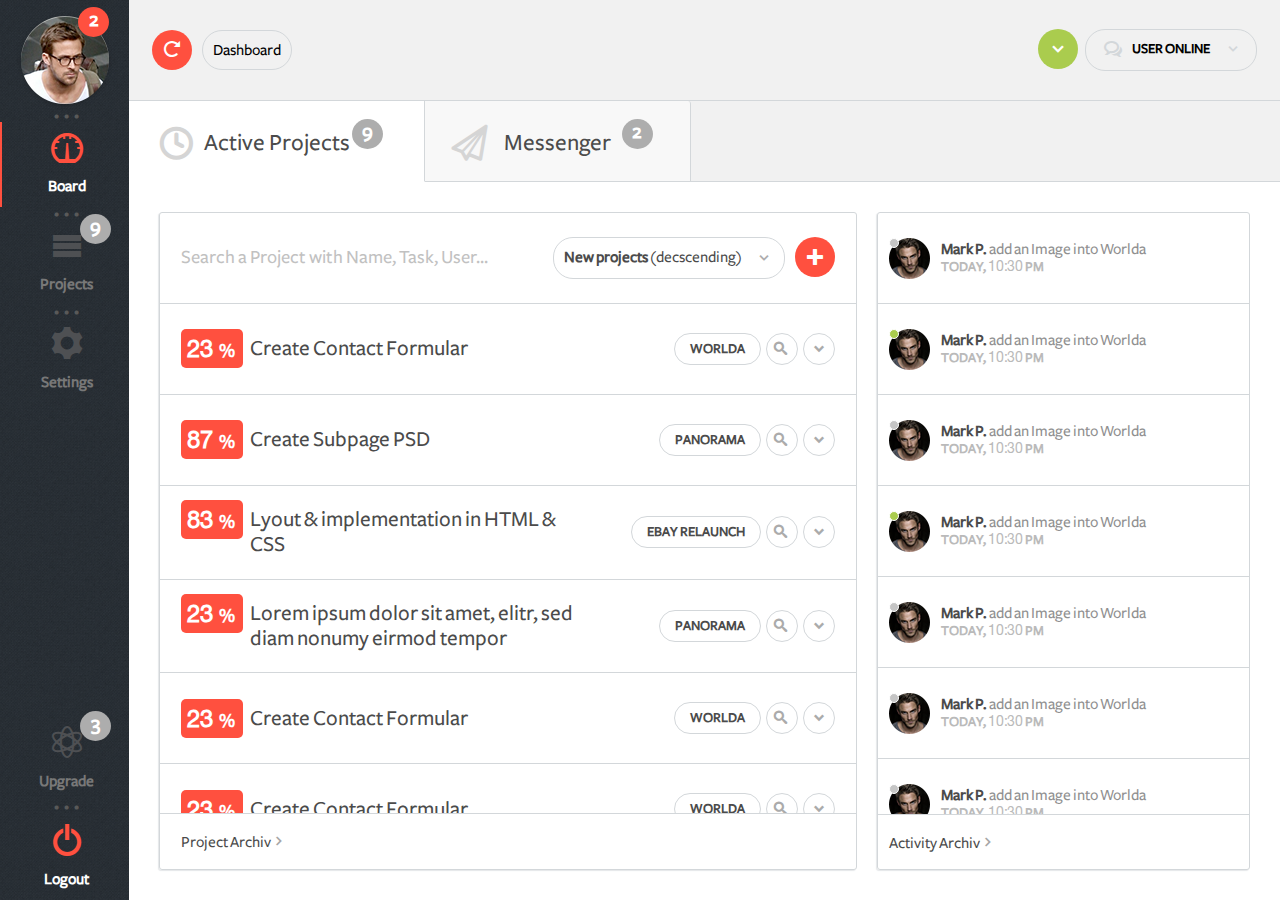
<file: index.html>
<!DOCTYPE html>
<html lang="en">
<head>
    <meta charset="UTF-8">
    <meta name="viewport" content="width=device-width, initial-scale=1.0">
    <meta http-equiv="X-UA-Compatible" content="ie=edge">
    <title>test_task</title>
    <link rel="stylesheet" href="icon/icomoon/style.css">
    <link rel="stylesheet" href="css/normalize.css">
    <link rel="stylesheet" href="css/style.css">
</head>
<body>
    <div class="wrapper flex_row">
        <div class="navigation flex_col_cent">
                <div class="user">
                    <div class="user_photo">
                        <img class="avatar" src="img/avatar.png" alt="avatar">
                        <span class="mails sticker">2</span>
                    </div>
                </div>
                <div class="menu active_menu">
                    <span class="icon-meter icon"></span>
                    <p>Board</p>
                </div>
                <div class="menu">
                    <span class="sticker">9</span>
                    <span class="icon-menu icon"></span>
                    <p>Projects</p>
                </div>
                <div class="menu">
                    <span class="icon-cog icon"></span>
                    <p>Settings</p>
                </div>
                <div class="fix"></div>
                <div class="menu upgrade">
                    <span class="sticker">3</span>
                    <span class="icon-atom icon"></span>
                    <p>Upgrade</p>
                </div>
                <div class="logout">
                    <span class="icon-switch icon"></span>
                    <p>Logout</p>
                </div>
        </div>
        <div class="content">
            <div class="content_items flex_col_cent active_content_items">
                <div class="info_bar flex_row">
                    <div class="info_leftside flex_row">
                        <div class="refresh">
                            <span class="icon-spinner11 icon_ref"></span>
                        </div>
                        <span class="cat_menu">Dashboard</span>
                    </div>
                    <div class="info_rightside flex_row">
                        <div class="status online">
                            <span class="icon-cheveron-down icon_status"></span>
                            <div class="status_choise">
                                <div class="choise"></div>
                                <div class="choise"></div>
                                <div class="choise"></div>
                            </div>
                        </div>
                        <div class="users_online">
                            <span class="icon-bubbles4 icon_online"></span>
                            <p class="online_text">USER ONLINE</p>
                            <span class="icon-cheveron-down icon_online_down"></span>
                            <div class="show_users_online">
                                <div class="users_online_item flex_row">
                                    <img class="user_online_avatar" src="img/ava_user_online.png" alt="">
                                    <p class="user_online_name">Marvin S.</p>
                                </div>
                                <div class="users_online_item flex_row">
                                    <img class="user_online_avatar" src="img/ava_user_online.png" alt="">
                                    <p class="user_online_name">Marvin S.</p>
                                </div>
                                <div class="users_online_item flex_row">
                                    <img class="user_online_avatar" src="img/ava_user_online.png" alt="">
                                    <p class="user_online_name">Marvin S.</p>
                                </div>
                                <div class="users_online_item flex_row">
                                    <img class="user_online_avatar" src="img/ava_user_online.png" alt="">
                                    <p class="user_online_name">Marvin S.</p>
                                </div>
                                <div class="users_online_item flex_row">
                                    <img class="user_online_avatar" src="img/ava_user_online.png" alt="">
                                    <p class="user_online_name">Marvin S.</p>
                                </div>
                            </div>
                        </div>
                    </div>
                </div>
                <div class="menu_bar">
                    <div class="menu_items flex_row">
                        <div class="active_projects item_menu active_item_menu">
                            <div class="inside_menu flex_row">
                                <span class="icon-clock icon_inside_menu"></span>
                                <p class="inside_menu_name">Active Projects</p>
                                <span class="sticker sticker_menu">9</span>
                            </div>
                        </div>
                        <div class="messager item_menu">
                            <div class="inside_menu flex_row">
                                <span class="icon-paperplane icon_inside_menu"></span>
                                <p class="inside_menu_name">Messenger</p>
                                <span class="sticker sticker_menu">2</span>
                            </div>
                        </div>
                    </div>
                    <div class="menu_search">
                        <!-- <input type="text"> -->
                    </div>
                </div>
                <div class="content_menu_items ">
                    <div class="content_item flex_row active_content ">
                        <div class="projects_content">
                            <div class="project_header flex_row">
                                <div class="project_header_leftside">
                                    <p class="project_header_text">Search a Project with Name, Task, User...</p>
                                </div>
                                <div class="project_header_rightside flex_row">
                                    <div class="project_filter">
                                        <p class="project_filter_text">New projects <span>(decscending)</span></p>
                                        <span class="icon-cheveron-down project_filter_down"></span>
                                    </div>
                                    <div class="project_plus">
                                        <span class="icon-plus project_plus_icon"></span>
                                    </div>
                                </div>
                            </div>
                            <div class="project_items">
                                <div class="project_container flex_col_cent">
                                        <div class="project flex_row">
                                                <div class="project_leftside flex_row">
                                                    <div class="project_percent">
                                                        <span class="number_percent">23</span><span class="icon_pencent"> %</span>
                                                    </div>
                                                    <p class="project_name">Create Contact Formular</p>
                                                </div>
                                                <div class="project_rightside flex_row">
                                                    <p class="project_info">WORLDA</p>
                                                    <div class="project_zoom">
                                                        <span class="icon-search icon_project_zoom"></span>
                                                    </div>
                                                    <div class="project_more">
                                                        <span class="icon-cheveron-down icon_project_more"></span>
                                                    </div>
                                                </div>
                                        </div>
                                </div>
                                <div class="project_container flex_col_cent">
                                <div class="project flex_row">
                                        <div class="project_leftside flex_row">
                                            <div class="project_percent">
                                                <span class="number_percent">87</span><span class="icon_pencent"> %</span>
                                            </div>
                                            <p class="project_name">Create Subpage PSD</p>
                                        </div>
                                        <div class="project_rightside flex_row">
                                            <p class="project_info">PANORAMA</p>
                                            <div class="project_zoom">
                                                <span class="icon-search icon_project_zoom"></span>
                                            </div>
                                            <div class="project_more">
                                                <span class="icon-cheveron-down icon_project_more"></span>
                                            </div>
                                        </div>
                                </div>
                                </div>
                                <div class="project_container flex_col_cent">
                                <div class="project flex_row">
                                        <div class="project_leftside flex_row">
                                            <div class="project_percent">
                                                <span class="number_percent">83</span><span class="icon_pencent"> %</span>
                                            </div>
                                            <p class="project_name">Lyout & implementation in HTML & CSS</p>
                                        </div>
                                        <div class="project_rightside flex_row">
                                            <p class="project_info">EBAY RELAUNCH</p>
                                            <div class="project_zoom">
                                                <span class="icon-search icon_project_zoom"></span>
                                            </div>
                                            <div class="project_more">
                                                <span class="icon-cheveron-down icon_project_more"></span>
                                            </div>
                                        </div>
                                </div>
                                <div class="inside_project">
                                    <div class="inside_project_item project flex_row">
                                        <div class="project_leftside flex_row">
                                            <div class="project_percent project_percent_info">
                                                <span class="number_percent">66</span><span class="icon_pencent"> %</span>
                                            </div>
                                            <p class="project_name">Creating the Context</p>
                                        </div>
                                        <div class="project_rightside flex_row">
                                            <p class="project_info">TODAY, <span class="time">13:40</span> PM</p>
                                            <div class="project_zoom">
                                                <span class="icon-search icon_project_zoom"></span>
                                            </div>
                                        </div>
                                    </div>
                                    <div class="inside_project_item project flex_row">
                                            <div class="project_leftside flex_row">
                                                <div class="project_percent project_percent_info">
                                                    <span class="number_percent word_percent">ready</span><span class="icon_pencent"></span>
                                                </div>
                                                <p class="project_name done_project">Implementation in the Layout</p>
                                            </div>
                                            <div class="project_rightside flex_row">
                                                <p class="project_info">YESTERDAY, <span class="time">12:40</span> PM</p>
                                                <div class="project_zoom">
                                                    <span class="icon-search icon_project_zoom"></span>
                                                </div>
                                            </div>
                                    </div>
                                </div>
                             </div>
                             <div class="project_container flex_col_cent">
                                <div class="project flex_row">
                                        <div class="project_leftside flex_row">
                                            <div class="project_percent">
                                                <span class="number_percent">23</span><span class="icon_pencent"> %</span>
                                            </div>
                                            <p class="project_name">Lorem ipsum dolor sit amet, elitr, sed diam nonumy eirmod tempor</p>
                                        </div>
                                        <div class="project_rightside flex_row">
                                            <p class="project_info">PANORAMA</p>
                                            <div class="project_zoom">
                                                <span class="icon-search icon_project_zoom"></span>
                                            </div>
                                            <div class="project_more">
                                                <span class="icon-cheveron-down icon_project_more"></span>
                                            </div>
                                        </div>
                                </div>
                            </div>
                            <div class="project_container flex_col_cent">
                                <div class="project flex_row">
                                        <div class="project_leftside flex_row">
                                            <div class="project_percent">
                                                <span class="number_percent">23</span><span class="icon_pencent"> %</span>
                                            </div>
                                            <p class="project_name">Create Contact Formular</p>
                                        </div>
                                        <div class="project_rightside flex_row">
                                            <p class="project_info">WORLDA</p>
                                            <div class="project_zoom">
                                                <span class="icon-search icon_project_zoom"></span>
                                            </div>
                                            <div class="project_more">
                                                <span class="icon-cheveron-down icon_project_more"></span>
                                            </div>
                                        </div>
                                </div>
                            </div>
                                <div class="project_container flex_col_cent">
                                <div class="project flex_row">
                                        <div class="project_leftside flex_row">
                                            <div class="project_percent">
                                                <span class="number_percent">23</span><span class="icon_pencent"> %</span>
                                            </div>
                                            <p class="project_name">Create Contact Formular</p>
                                        </div>
                                        <div class="project_rightside flex_row">
                                            <p class="project_info">WORLDA</p>
                                            <div class="project_zoom">
                                                <span class="icon-search icon_project_zoom"></span>
                                            </div>
                                            <div class="project_more">
                                                <span class="icon-cheveron-down icon_project_more"></span>
                                            </div>
                                        </div>
                                </div>
                            </div>
                                <div class="project_container flex_col_cent">
                                <div class="project flex_row">
                                        <div class="project_leftside flex_row">
                                            <div class="project_percent">
                                                <span class="number_percent">23</span><span class="icon_pencent"> %</span>
                                            </div>
                                            <p class="project_name">Create Contact Formular</p>
                                        </div>
                                        <div class="project_rightside flex_row">
                                            <p class="project_info">WORLDA</p>
                                            <div class="project_zoom">
                                                <span class="icon-search icon_project_zoom"></span>
                                            </div>
                                            <div class="project_more">
                                                <span class="icon-cheveron-down icon_project_more"></span>
                                            </div>
                                        </div>
                                </div>
                            </div>
                                <div class="project_container flex_col_cent">
                                <div class="project flex_row">
                                        <div class="project_leftside flex_row">
                                            <div class="project_percent">
                                                <span class="number_percent">23</span><span class="icon_pencent"> %</span>
                                            </div>
                                            <p class="project_name">Create Contact Formular</p>
                                        </div>
                                        <div class="project_rightside flex_row">
                                            <p class="project_info">WORLDA</p>
                                            <div class="project_zoom">
                                                <span class="icon-search icon_project_zoom"></span>
                                            </div>
                                            <div class="project_more">
                                                <span class="icon-cheveron-down icon_project_more"></span>
                                            </div>
                                        </div>
                                </div>
                            </div>
                                <div class="project_container flex_col_cent">
                                <div class="project flex_row">
                                        <div class="project_leftside flex_row">
                                            <div class="project_percent">
                                                <span class="number_percent">23</span><span class="icon_pencent"> %</span>
                                            </div>
                                            <p class="project_name">Create Contact Formular</p>
                                        </div>
                                        <div class="project_rightside flex_row">
                                            <p class="project_info">WORLDA</p>
                                            <div class="project_zoom">
                                                <span class="icon-search icon_project_zoom"></span>
                                            </div>
                                            <div class="project_more">
                                                <span class="icon-cheveron-down icon_project_more"></span>
                                            </div>
                                        </div>
                                </div>
                            </div>
                                <div class="project_container flex_col_cent">
                                <div class="project flex_row">
                                        <div class="project_leftside flex_row">
                                            <div class="project_percent">
                                                <span class="number_percent">23</span><span class="icon_pencent"> %</span>
                                            </div>
                                            <p class="project_name">Create Contact Formular</p>
                                        </div>
                                        <div class="project_rightside flex_row">
                                            <p class="project_info">WORLDA</p>
                                            <div class="project_zoom">
                                                <span class="icon-search icon_project_zoom"></span>
                                            </div>
                                            <div class="project_more">
                                                <span class="icon-cheveron-down icon_project_more"></span>
                                            </div>
                                        </div>
                                </div>
                            </div>
                                <div class="project_container flex_col_cent">
                                <div class="project flex_row">
                                        <div class="project_leftside flex_row">
                                            <div class="project_percent">
                                                <span class="number_percent">23</span><span class="icon_pencent"> %</span>
                                            </div>
                                            <p class="project_name">Create Contact Formular</p>
                                        </div>
                                        <div class="project_rightside flex_row">
                                            <p class="project_info">WORLDA</p>
                                            <div class="project_zoom">
                                                <span class="icon-search icon_project_zoom"></span>
                                            </div>
                                            <div class="project_more">
                                                <span class="icon-cheveron-down icon_project_more"></span>
                                            </div>
                                        </div>
                                </div>
                            </div>
                                <div class="project_container flex_col_cent">
                                <div class="project flex_row">
                                        <div class="project_leftside flex_row">
                                            <div class="project_percent">
                                                <span class="number_percent">23</span><span class="icon_pencent"> %</span>
                                            </div>
                                            <p class="project_name">Create Contact Formular</p>
                                        </div>
                                        <div class="project_rightside flex_row">
                                            <p class="project_info">WORLDA</p>
                                            <div class="project_zoom">
                                                <span class="icon-search icon_project_zoom"></span>
                                            </div>
                                            <div class="project_more">
                                                <span class="icon-cheveron-down icon_project_more"></span>
                                            </div>
                                        </div>
                                </div>
                            </div>
                                <div class="project_container flex_col_cent">
                                <div class="project flex_row">
                                        <div class="project_leftside flex_row">
                                            <div class="project_percent">
                                                <span class="number_percent">23</span><span class="icon_pencent"> %</span>
                                            </div>
                                            <p class="project_name">Create Contact Formular</p>
                                        </div>
                                        <div class="project_rightside flex_row">
                                            <p class="project_info">WORLDA</p>
                                            <div class="project_zoom">
                                                <span class="icon-search icon_project_zoom"></span>
                                            </div>
                                            <div class="project_more">
                                                <span class="icon-cheveron-down icon_project_more"></span>
                                            </div>
                                        </div>
                                </div>
                            </div>
                                <div class="project_container flex_col_cent">
                                <div class="project flex_row">
                                        <div class="project_leftside flex_row">
                                            <div class="project_percent">
                                                <span class="number_percent">23</span><span class="icon_pencent"> %</span>
                                            </div>
                                            <p class="project_name">Create Contact Formular</p>
                                        </div>
                                        <div class="project_rightside flex_row">
                                            <p class="project_info">WORLDA</p>
                                            <div class="project_zoom">
                                                <span class="icon-search icon_project_zoom"></span>
                                            </div>
                                            <div class="project_more">
                                                <span class="icon-cheveron-down icon_project_more"></span>
                                            </div>
                                        </div>
                                </div>
                            </div>
                                <div class="project_container flex_col_cent">
                                <div class="project flex_row">
                                        <div class="project_leftside flex_row">
                                            <div class="project_percent">
                                                <span class="number_percent">23</span><span class="icon_pencent"> %</span>
                                            </div>
                                            <p class="project_name">Create Contact Formular</p>
                                        </div>
                                        <div class="project_rightside flex_row">
                                            <p class="project_info">WORLDA</p>
                                            <div class="project_zoom">
                                                <span class="icon-search icon_project_zoom"></span>
                                            </div>
                                            <div class="project_more">
                                                <span class="icon-cheveron-down icon_project_more"></span>
                                            </div>
                                        </div>
                                </div>
                            </div>
                                <div class="project_container flex_col_cent">
                                <div class="project flex_row">
                                        <div class="project_leftside flex_row">
                                            <div class="project_percent">
                                                <span class="number_percent">23</span><span class="icon_pencent"> %</span>
                                            </div>
                                            <p class="project_name">Create Contact Formular</p>
                                        </div>
                                        <div class="project_rightside flex_row">
                                            <p class="project_info">WORLDA</p>
                                            <div class="project_zoom">
                                                <span class="icon-search icon_project_zoom"></span>
                                            </div>
                                            <div class="project_more">
                                                <span class="icon-cheveron-down icon_project_more"></span>
                                            </div>
                                        </div>
                                </div>
                            </div>
                            </div>
                            <div class="project_footer">
                                <p class="project_footer_text">Project Archiv <span class="icon-cheveron-down project_footer_icon"></span></p>
                            </div>
                        </div>
                        <div class="online_content">
                            <div class="online_container">
                                <div class="online_item flex_row">
                                    <div class="user_online_avatar">
                                        <img src="img/user_online.png" alt="user">
                                        <div class="user_status"></div>
                                    </div>
                                    <div class="user_info">
                                        <p class="user_name_status">Mark P. <span class="status_info">add an Image into Worlda</span></p>
                                        <p class="date_user">TODAY, <span class="time">10:30</span> PM</p>
                                    </div>
                                </div>
                                <div class="online_item flex_row">
                                    <div class="user_online_avatar">
                                        <img src="img/user_online.png" alt="user">
                                        <div class="user_status user_status_online"></div>
                                    </div>
                                    <div class="user_info">
                                        <p class="user_name_status">Mark P. <span class="status_info">add an Image into Worlda</span></p>
                                        <p class="date_user">TODAY, <span class="time">10:30</span> PM</p>
                                    </div>
                                </div>
                                <div class="online_item flex_row">
                                    <div class="user_online_avatar">
                                        <img src="img/user_online.png" alt="user">
                                        <div class="user_status"></div>
                                    </div>
                                    <div class="user_info">
                                        <p class="user_name_status">Mark P. <span class="status_info">add an Image into Worlda</span></p>
                                        <p class="date_user">TODAY, <span class="time">10:30</span> PM</p>
                                    </div>
                                </div>
                                <div class="online_item flex_row">
                                    <div class="user_online_avatar">
                                        <img src="img/user_online.png" alt="user">
                                        <div class="user_status user_status_online"></div>
                                    </div>
                                    <div class="user_info">
                                        <p class="user_name_status">Mark P. <span class="status_info">add an Image into Worlda</span></p>
                                        <p class="date_user">TODAY, <span class="time">10:30</span> PM</p>
                                    </div>
                                </div>
                                <div class="online_item flex_row">
                                    <div class="user_online_avatar">
                                        <img src="img/user_online.png" alt="user">
                                        <div class="user_status"></div>
                                    </div>
                                    <div class="user_info">
                                        <p class="user_name_status">Mark P. <span class="status_info">add an Image into Worlda</span></p>
                                        <p class="date_user">TODAY, <span class="time">10:30</span> PM</p>
                                    </div>
                                </div>
                                <div class="online_item flex_row">
                                    <div class="user_online_avatar">
                                        <img src="img/user_online.png" alt="user">
                                        <div class="user_status"></div>
                                    </div>
                                    <div class="user_info">
                                        <p class="user_name_status">Mark P. <span class="status_info">add an Image into Worlda</span></p>
                                        <p class="date_user">TODAY, <span class="time">10:30</span> PM</p>
                                    </div>
                                </div>
                                <div class="online_item flex_row">
                                    <div class="user_online_avatar">
                                        <img src="img/user_online.png" alt="user">
                                        <div class="user_status"></div>
                                    </div>
                                    <div class="user_info">
                                        <p class="user_name_status">Mark P. <span class="status_info">add an Image into Worlda</span></p>
                                        <p class="date_user">TODAY, <span class="time">10:30</span> PM</p>
                                    </div>
                                </div>
                                <div class="online_item flex_row">
                                    <div class="user_online_avatar">
                                        <img src="img/user_online.png" alt="user">
                                        <div class="user_status"></div>
                                    </div>
                                    <div class="user_info">
                                        <p class="user_name_status">Mark P. <span class="status_info">add an Image into Worlda</span></p>
                                        <p class="date_user">TODAY, <span class="time">10:30</span> PM</p>
                                    </div>
                                </div>
                                <div class="online_item flex_row">
                                    <div class="user_online_avatar">
                                        <img src="img/user_online.png" alt="user">
                                        <div class="user_status user_status_online"></div>
                                    </div>
                                    <div class="user_info">
                                        <p class="user_name_status">Mark P. <span class="status_info">add an Image into Worlda</span></p>
                                        <p class="date_user">TODAY, <span class="time">10:30</span> PM</p>
                                    </div>
                                </div>
                                <div class="online_item flex_row">
                                    <div class="user_online_avatar">
                                        <img src="img/user_online.png" alt="user">
                                        <div class="user_status"></div>
                                    </div>
                                    <div class="user_info">
                                        <p class="user_name_status">Mark P. <span class="status_info">add an Image into Worlda</span></p>
                                        <p class="date_user">TODAY, <span class="time">10:30</span> PM</p>
                                    </div>
                                </div>
                                <div class="online_item flex_row">
                                    <div class="user_online_avatar">
                                        <img src="img/user_online.png" alt="user">
                                        <div class="user_status"></div>
                                    </div>
                                    <div class="user_info">
                                        <p class="user_name_status">Mark P. <span class="status_info">add an Image into Worlda</span></p>
                                        <p class="date_user">TODAY, <span class="time">10:30</span> PM</p>
                                    </div>
                                </div>
                                <div class="online_item flex_row">
                                    <div class="user_online_avatar">
                                        <img src="img/user_online.png" alt="user">
                                        <div class="user_status"></div>
                                    </div>
                                    <div class="user_info">
                                        <p class="user_name_status">Mark P. <span class="status_info">add an Image into Worlda</span></p>
                                        <p class="date_user">TODAY, <span class="time">10:30</span> PM</p>
                                    </div>
                                </div>
                                <div class="online_item flex_row">
                                    <div class="user_online_avatar">
                                        <img src="img/user_online.png" alt="user">
                                        <div class="user_status"></div>
                                    </div>
                                    <div class="user_info">
                                        <p class="user_name_status">Mark P. <span class="status_info">add an Image into Worlda</span></p>
                                        <p class="date_user">TODAY, <span class="time">10:30</span> PM</p>
                                    </div>
                                </div>
                                <div class="online_item flex_row">
                                    <div class="user_online_avatar">
                                        <img src="img/user_online.png" alt="user">
                                        <div class="user_status"></div>
                                    </div>
                                    <div class="user_info">
                                        <p class="user_name_status">Mark P. <span class="status_info">add an Image into Worlda</span></p>
                                        <p class="date_user">TODAY, <span class="time">10:30</span> PM</p>
                                    </div>
                                </div>
                                <div class="online_item flex_row">
                                    <div class="user_online_avatar">
                                        <img src="img/user_online.png" alt="user">
                                        <div class="user_status"></div>
                                    </div>
                                    <div class="user_info">
                                        <p class="user_name_status">Mark P. <span class="status_info">add an Image into Worlda</span></p>
                                        <p class="date_user">TODAY, <span class="time">10:30</span> PM</p>
                                    </div>
                                </div>
                                <div class="online_item flex_row">
                                    <div class="user_online_avatar">
                                        <img src="img/user_online.png" alt="user">
                                        <div class="user_status user_status_online"></div>
                                    </div>
                                    <div class="user_info">
                                        <p class="user_name_status">Mark P. <span class="status_info">add an Image into Worlda</span></p>
                                        <p class="date_user">TODAY, <span class="time">10:30</span> PM</p>
                                    </div>
                                </div>
                                <div class="online_item flex_row">
                                    <div class="user_online_avatar">
                                        <img src="img/user_online.png" alt="user">
                                        <div class="user_status"></div>
                                    </div>
                                    <div class="user_info">
                                        <p class="user_name_status">Mark P. <span class="status_info">add an Image into Worlda</span></p>
                                        <p class="date_user">TODAY, <span class="time">10:30</span> PM</p>
                                    </div>
                                </div>
                            </div>
                            <div class="online_footer">
                                <p class="project_footer_text">Activity Archiv <span class="icon-cheveron-down project_footer_icon"></span></p>
                            </div>
                        </div>
                    </div>
                    <div class="content_item"></div>
                </div>
            </div>
            <div class="content_items">
                <h1>Projects</h1>
            </div>
            <div class="content_items">
                <h1>Settings</h1>
            </div>
            <div class="content_items">
                <h1>Upgrade</h1>
            </div>
        </div>
    </div>


    <script src="https://code.jquery.com/jquery-3.3.1.js" integrity="sha256-2Kok7MbOyxpgUVvAk/HJ2jigOSYS2auK4Pfzbm7uH60=" crossorigin="anonymous"></script>
    <script src="js/main.js"></script>
</body>
</html>
</file>
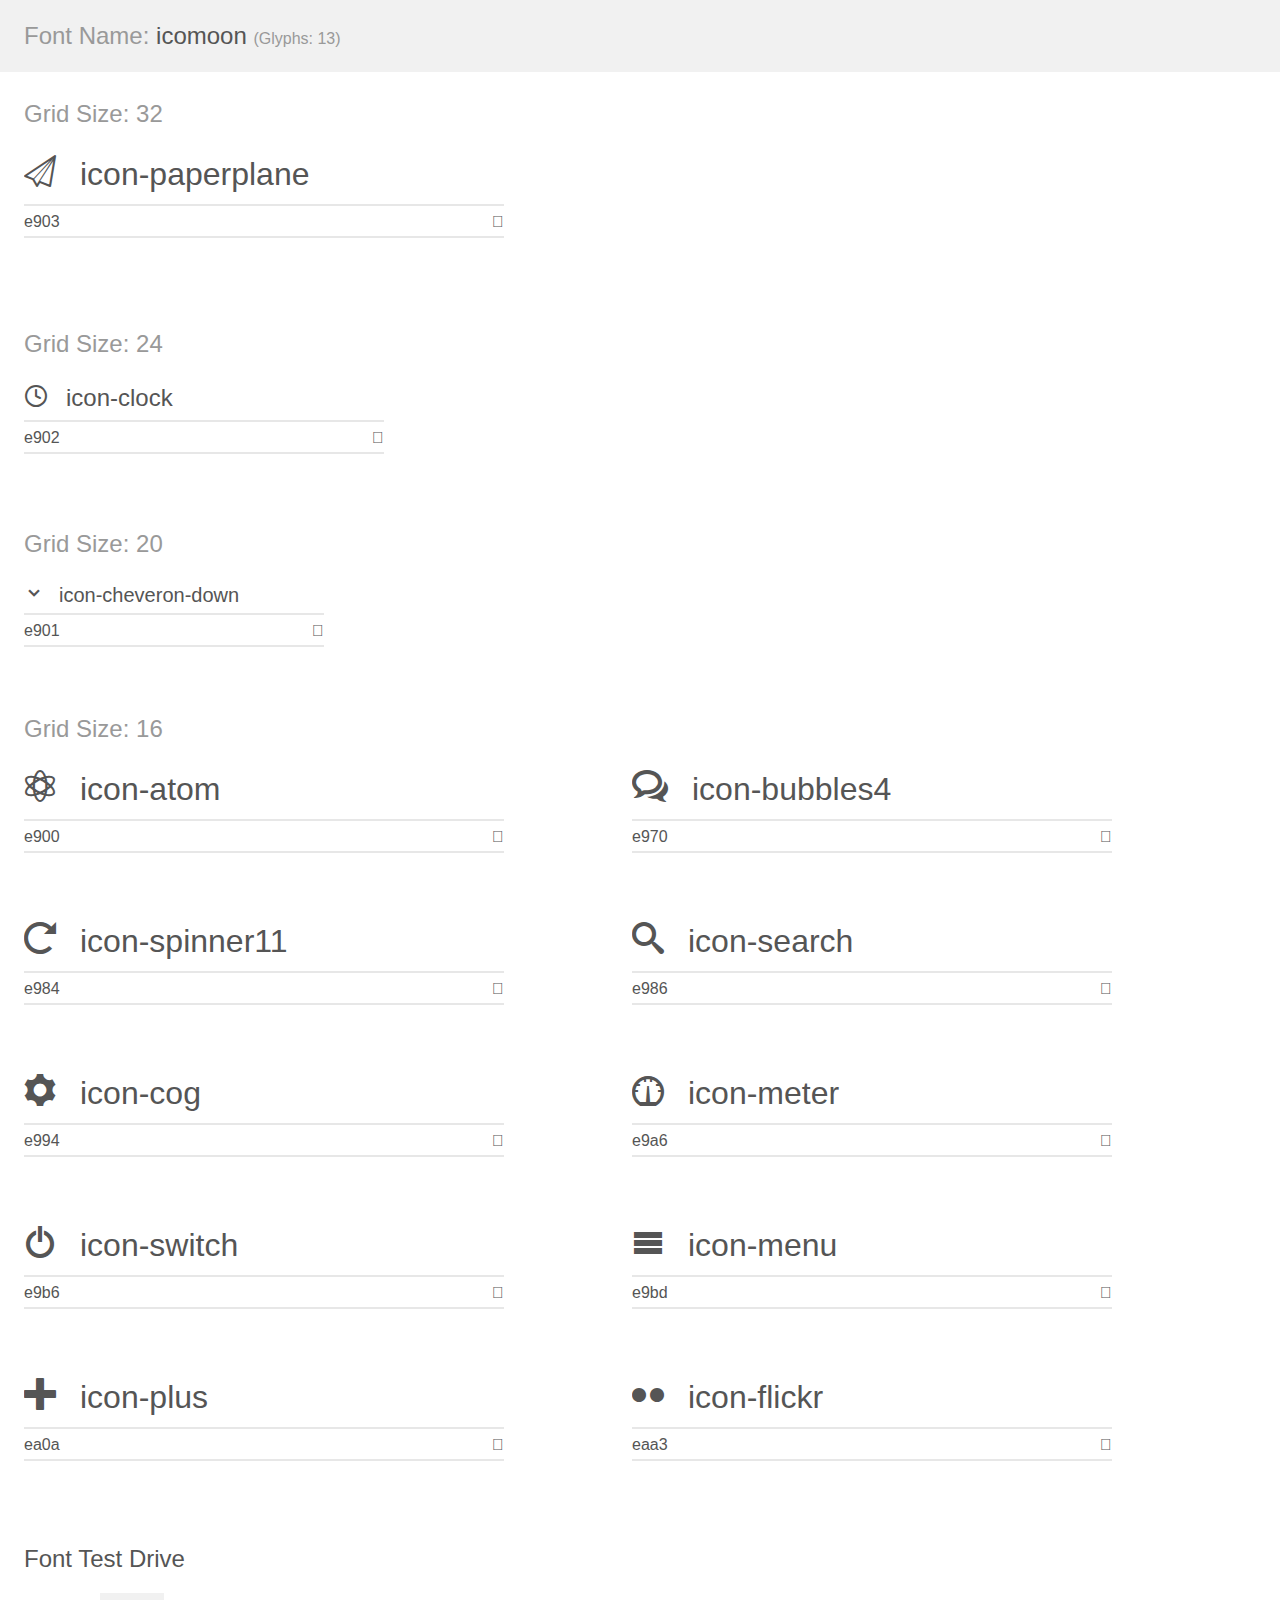
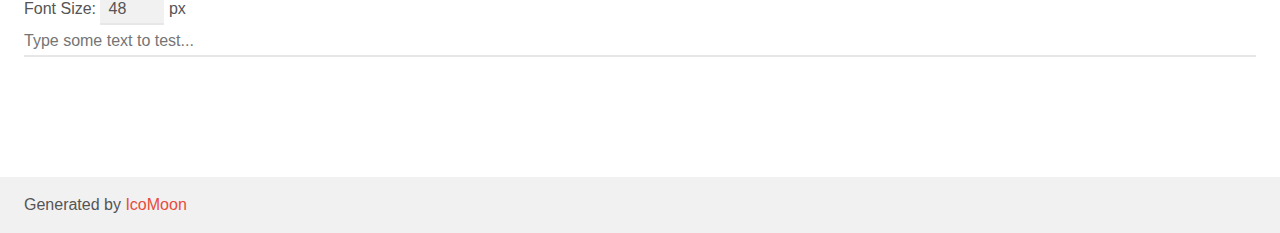
<file: icon/icomoon/demo.html>
<!doctype html>
<html>
<head>
    <meta charset="utf-8">
    <title>IcoMoon Demo</title>
    <meta name="description" content="An Icon Font Generated By IcoMoon.io">
    <meta name="viewport" content="width=device-width, initial-scale=1">
    <link rel="stylesheet" href="demo-files/demo.css">
    <link rel="stylesheet" href="style.css"></head>
<body>
    <div class="bgc1 clearfix">
        <h1 class="mhmm mvm"><span class="fgc1">Font Name:</span> icomoon <small class="fgc1">(Glyphs:&nbsp;13)</small></h1>
    </div>
    <div class="clearfix mhl ptl">
        <h1 class="mvm mtn fgc1">Grid Size: 32</h1>
        <div class="glyph fs1">
            <div class="clearfix bshadow0 pbs">
                <span class="icon-paperplane">
                
                </span>
                <span class="mls"> icon-paperplane</span>
            </div>
            <fieldset class="fs0 size1of1 clearfix hidden-false">
                <input type="text" readonly value="e903" class="unit size1of2" />
                <input type="text" maxlength="1" readonly value="&#xe903;" class="unitRight size1of2 talign-right" />
            </fieldset>
            <div class="fs0 bshadow0 clearfix hidden-true">
                <span class="unit pvs fgc1">liga: </span>
                <input type="text" readonly value="" class="liga unitRight" />
            </div>
        </div>
    </div>
    <div class="clearfix mhl ptl">
        <h1 class="mvm mtn fgc1">Grid Size: 24</h1>
        <div class="glyph fs2">
            <div class="clearfix bshadow0 pbs">
                <span class="icon-clock">
                
                </span>
                <span class="mls"> icon-clock</span>
            </div>
            <fieldset class="fs0 size1of1 clearfix hidden-false">
                <input type="text" readonly value="e902" class="unit size1of2" />
                <input type="text" maxlength="1" readonly value="&#xe902;" class="unitRight size1of2 talign-right" />
            </fieldset>
            <div class="fs0 bshadow0 clearfix hidden-true">
                <span class="unit pvs fgc1">liga: </span>
                <input type="text" readonly value="" class="liga unitRight" />
            </div>
        </div>
    </div>
    <div class="clearfix mhl ptl">
        <h1 class="mvm mtn fgc1">Grid Size: 20</h1>
        <div class="glyph fs3">
            <div class="clearfix bshadow0 pbs">
                <span class="icon-cheveron-down">
                
                </span>
                <span class="mls"> icon-cheveron-down</span>
            </div>
            <fieldset class="fs0 size1of1 clearfix hidden-false">
                <input type="text" readonly value="e901" class="unit size1of2" />
                <input type="text" maxlength="1" readonly value="&#xe901;" class="unitRight size1of2 talign-right" />
            </fieldset>
            <div class="fs0 bshadow0 clearfix hidden-true">
                <span class="unit pvs fgc1">liga: </span>
                <input type="text" readonly value="" class="liga unitRight" />
            </div>
        </div>
    </div>
    <div class="clearfix mhl ptl">
        <h1 class="mvm mtn fgc1">Grid Size: 16</h1>
        <div class="glyph fs4">
            <div class="clearfix bshadow0 pbs">
                <span class="icon-atom">
                
                </span>
                <span class="mls"> icon-atom</span>
            </div>
            <fieldset class="fs0 size1of1 clearfix hidden-false">
                <input type="text" readonly value="e900" class="unit size1of2" />
                <input type="text" maxlength="1" readonly value="&#xe900;" class="unitRight size1of2 talign-right" />
            </fieldset>
            <div class="fs0 bshadow0 clearfix hidden-true">
                <span class="unit pvs fgc1">liga: </span>
                <input type="text" readonly value="" class="liga unitRight" />
            </div>
        </div>
        <div class="glyph fs4">
            <div class="clearfix bshadow0 pbs">
                <span class="icon-bubbles4">
                
                </span>
                <span class="mls"> icon-bubbles4</span>
            </div>
            <fieldset class="fs0 size1of1 clearfix hidden-false">
                <input type="text" readonly value="e970" class="unit size1of2" />
                <input type="text" maxlength="1" readonly value="&#xe970;" class="unitRight size1of2 talign-right" />
            </fieldset>
            <div class="fs0 bshadow0 clearfix hidden-true">
                <span class="unit pvs fgc1">liga: </span>
                <input type="text" readonly value="bubbles4, comments4" class="liga unitRight" />
            </div>
        </div>
        <div class="glyph fs4">
            <div class="clearfix bshadow0 pbs">
                <span class="icon-spinner11">
                
                </span>
                <span class="mls"> icon-spinner11</span>
            </div>
            <fieldset class="fs0 size1of1 clearfix hidden-false">
                <input type="text" readonly value="e984" class="unit size1of2" />
                <input type="text" maxlength="1" readonly value="&#xe984;" class="unitRight size1of2 talign-right" />
            </fieldset>
            <div class="fs0 bshadow0 clearfix hidden-true">
                <span class="unit pvs fgc1">liga: </span>
                <input type="text" readonly value="spinner11, loading12" class="liga unitRight" />
            </div>
        </div>
        <div class="glyph fs4">
            <div class="clearfix bshadow0 pbs">
                <span class="icon-search">
                
                </span>
                <span class="mls"> icon-search</span>
            </div>
            <fieldset class="fs0 size1of1 clearfix hidden-false">
                <input type="text" readonly value="e986" class="unit size1of2" />
                <input type="text" maxlength="1" readonly value="&#xe986;" class="unitRight size1of2 talign-right" />
            </fieldset>
            <div class="fs0 bshadow0 clearfix hidden-true">
                <span class="unit pvs fgc1">liga: </span>
                <input type="text" readonly value="search, magnifier" class="liga unitRight" />
            </div>
        </div>
        <div class="glyph fs4">
            <div class="clearfix bshadow0 pbs">
                <span class="icon-cog">
                
                </span>
                <span class="mls"> icon-cog</span>
            </div>
            <fieldset class="fs0 size1of1 clearfix hidden-false">
                <input type="text" readonly value="e994" class="unit size1of2" />
                <input type="text" maxlength="1" readonly value="&#xe994;" class="unitRight size1of2 talign-right" />
            </fieldset>
            <div class="fs0 bshadow0 clearfix hidden-true">
                <span class="unit pvs fgc1">liga: </span>
                <input type="text" readonly value="cog, gear" class="liga unitRight" />
            </div>
        </div>
        <div class="glyph fs4">
            <div class="clearfix bshadow0 pbs">
                <span class="icon-meter">
                
                </span>
                <span class="mls"> icon-meter</span>
            </div>
            <fieldset class="fs0 size1of1 clearfix hidden-false">
                <input type="text" readonly value="e9a6" class="unit size1of2" />
                <input type="text" maxlength="1" readonly value="&#xe9a6;" class="unitRight size1of2 talign-right" />
            </fieldset>
            <div class="fs0 bshadow0 clearfix hidden-true">
                <span class="unit pvs fgc1">liga: </span>
                <input type="text" readonly value="meter, gauge" class="liga unitRight" />
            </div>
        </div>
        <div class="glyph fs4">
            <div class="clearfix bshadow0 pbs">
                <span class="icon-switch">
                
                </span>
                <span class="mls"> icon-switch</span>
            </div>
            <fieldset class="fs0 size1of1 clearfix hidden-false">
                <input type="text" readonly value="e9b6" class="unit size1of2" />
                <input type="text" maxlength="1" readonly value="&#xe9b6;" class="unitRight size1of2 talign-right" />
            </fieldset>
            <div class="fs0 bshadow0 clearfix hidden-true">
                <span class="unit pvs fgc1">liga: </span>
                <input type="text" readonly value="switch" class="liga unitRight" />
            </div>
        </div>
        <div class="glyph fs4">
            <div class="clearfix bshadow0 pbs">
                <span class="icon-menu">
                
                </span>
                <span class="mls"> icon-menu</span>
            </div>
            <fieldset class="fs0 size1of1 clearfix hidden-false">
                <input type="text" readonly value="e9bd" class="unit size1of2" />
                <input type="text" maxlength="1" readonly value="&#xe9bd;" class="unitRight size1of2 talign-right" />
            </fieldset>
            <div class="fs0 bshadow0 clearfix hidden-true">
                <span class="unit pvs fgc1">liga: </span>
                <input type="text" readonly value="menu, list3" class="liga unitRight" />
            </div>
        </div>
        <div class="glyph fs4">
            <div class="clearfix bshadow0 pbs">
                <span class="icon-plus">
                
                </span>
                <span class="mls"> icon-plus</span>
            </div>
            <fieldset class="fs0 size1of1 clearfix hidden-false">
                <input type="text" readonly value="ea0a" class="unit size1of2" />
                <input type="text" maxlength="1" readonly value="&#xea0a;" class="unitRight size1of2 talign-right" />
            </fieldset>
            <div class="fs0 bshadow0 clearfix hidden-true">
                <span class="unit pvs fgc1">liga: </span>
                <input type="text" readonly value="plus, add" class="liga unitRight" />
            </div>
        </div>
        <div class="glyph fs4">
            <div class="clearfix bshadow0 pbs">
                <span class="icon-flickr">
                
                </span>
                <span class="mls"> icon-flickr</span>
            </div>
            <fieldset class="fs0 size1of1 clearfix hidden-false">
                <input type="text" readonly value="eaa3" class="unit size1of2" />
                <input type="text" maxlength="1" readonly value="&#xeaa3;" class="unitRight size1of2 talign-right" />
            </fieldset>
            <div class="fs0 bshadow0 clearfix hidden-true">
                <span class="unit pvs fgc1">liga: </span>
                <input type="text" readonly value="flickr, brand27" class="liga unitRight" />
            </div>
        </div>
    </div>

    <!--[if gt IE 8]><!-->
    <div class="mhl clearfix mbl">
        <h1>Font Test Drive</h1>
        <label>
            Font Size: <input id="fontSize" type="number" class="textbox0 mbm"
            min="8" value="48" />
            px
        </label>
        <input id="testText" type="text" class="phl size1of1 mvl"
        placeholder="Type some text to test..." value=""/>
        <div id="testDrive" class="icon-">&nbsp;
        </div>
    </div>
    <!--<![endif]-->
    <div class="bgc1 clearfix">
        <p class="mhl">Generated by <a href="https://icomoon.io/app">IcoMoon</a></p>
    </div>

    <script src="demo-files/demo.js"></script>
</body>
</html>
</file>
<file: icon/icomoon/style.css>
@font-face {
  font-family: 'icomoon';
  src:  url('fonts/icomoon.eot?3srg0f');
  src:  url('fonts/icomoon.eot?3srg0f#iefix') format('embedded-opentype'),
    url('fonts/icomoon.ttf?3srg0f') format('truetype'),
    url('fonts/icomoon.woff?3srg0f') format('woff'),
    url('fonts/icomoon.svg?3srg0f#icomoon') format('svg');
  font-weight: normal;
  font-style: normal;
}

[class^="icon-"], [class*=" icon-"] {
  /* use !important to prevent issues with browser extensions that change fonts */
  font-family: 'icomoon' !important;
  speak: none;
  font-style: normal;
  font-weight: normal;
  font-variant: normal;
  text-transform: none;
  line-height: 1;

  /* Better Font Rendering =========== */
  -webkit-font-smoothing: antialiased;
  -moz-osx-font-smoothing: grayscale;
}

.icon-paperplane:before {
  content: "\e903";
}
.icon-clock:before {
  content: "\e902";
}
.icon-cheveron-down:before {
  content: "\e901";
}
.icon-atom:before {
  content: "\e900";
}
.icon-bubbles4:before {
  content: "\e970";
}
.icon-spinner11:before {
  content: "\e984";
}
.icon-search:before {
  content: "\e986";
}
.icon-cog:before {
  content: "\e994";
}
.icon-meter:before {
  content: "\e9a6";
}
.icon-switch:before {
  content: "\e9b6";
}
.icon-menu:before {
  content: "\e9bd";
}
.icon-plus:before {
  content: "\ea0a";
}
.icon-flickr:before {
  content: "\eaa3";
}
</file>
<file: css/style.css>
@font-face {
  font-family: 'FreightSans';
  src: url(../fonts/FreightSansMedium.otf); }
@font-face {
  font-family: 'HelveticaNue';
  src: url(../fonts/HelveticaNeue.ttf); }
@keyframes rotate360 {
  0% {
    visibility: visible;
    transform: rotate(1deg); }
  100% {
    visibility: visible;
    transform: rotate(360deg); } }
.flex_col_cent {
  display: flex;
  flex-direction: column;
  align-items: center; }

.flex_row {
  display: flex;
  flex-direction: row; }

body {
  height: 100vh;
  min-height: 600px; }

.wrapper {
  min-width: 1024px;
  min-height: 600px;
  height: 100%; }

.navigation {
  width: 129px;
  background-image: url(../img/bg_nav.png);
  background-size: contain;
  padding-top: 1%;
  font-family: "FreightSans"; }

.nav_top, .nav_bot {
  width: 100%; }

.user, .menu {
  width: 100%; }

.user_photo {
  position: relative; }
  .user_photo .mails {
    background-color: #ff503f; }

.avatar {
  margin: 0 auto;
  display: block; }

.sticker {
  position: absolute;
  top: -6px;
  right: 20px;
  border-radius: 50% 50%;
  padding-top: 1px;
  width: 31px;
  height: 29px;
  text-align: center;
  color: #fff;
  font-family: "FreightSans";
  font-weight: 700;
  font-size: 21px;
  background-color: #adadad; }

.icon-meter:before {
  content: "\e9a6"; }

.icon-menu:before {
  content: "\e9bd"; }

.icon-cog:before {
  content: "\e994"; }

.icon-atom:before {
  content: "\e900"; }

.icon-spinner11:before {
  content: "\e984"; }

.icon-bubbles4:before {
  content: "\e970"; }

.icon-cheveron-down:before {
  content: "\e901"; }

.icon-search:before {
  content: "\e986"; }

.icon-plus:before {
  content: "\ea0a"; }

.icon {
  font-size: 2em;
  color: #4e5053; }

.menu, .logout {
  width: 100%;
  text-align: center;
  border-left: 4px solid transparent;
  margin-top: 10%;
  padding-top: 7%;
  position: relative; }
  .menu p, .logout p {
    color: #787878;
    font-weight: 700;
    margin: 9%; }

.menu::before {
  content: '...';
  position: absolute;
  top: -37%;
  color: #595959;
  font-size: 2em;
  letter-spacing: 3px;
  border-left: 2px solid transparent; }

.upgrade::before {
  top: 75%; }

.fix {
  flex-grow: 1; }

.logout .icon {
  color: #ff503f; }
.logout p {
  color: #fff; }

.active_menu {
  border-left: 4px solid #ff503f; }
  .active_menu .icon {
    color: #ff503f; }
  .active_menu p {
    color: #fff; }

.content {
  width: calc(100% - 129px);
  height: 100%;
  font-family: "FreightSans"; }

.content_items {
  width: 100%;
  height: 100%;
  background-color: #f1f1f1;
  display: none; }

.active_content_items {
  display: flex; }

.info_bar {
  width: 100%;
  height: 20vh;
  max-height: 100px;
  min-height: 71px;
  justify-content: space-between;
  align-items: center;
  border-bottom: 1px solid #d3d7da; }

.info_leftside, .info_rightside {
  margin: 0 2%; }

.refresh, .status {
  width: 40px;
  height: 40px;
  border-radius: 50% 50%;
  text-align: center;
  position: relative; }

.refresh {
  background-color: #ff503f; }

.icon_ref, .icon_status {
  position: absolute;
  left: 0;
  right: 0;
  margin: 0 auto;
  color: #fff; }

.icon_ref {
  top: 11px;
  -webkit-transition: -webkit-transform .8s ease-in-out;
  -moz-transition: -moz-transform .8s ease-in-out;
  transition: transform .8s ease-in-out; }

.icon_status {
  font-size: 20px;
  top: 10px; }

.icon_status_open {
  top: 10px;
  transform: rotate(180deg); }

.refresh:hover, .status:hover {
  cursor: pointer; }

.refresh:hover .icon_ref {
  transform: rotate(360deg);
  -moz-transform: rotate(360deg);
  -webkit-transform: rotate(360deg); }

.cat_menu, .users_online {
  border: 1px solid #d3d7da;
  border-radius: 20px 20px 20px 20px;
  text-align: center; }

.cat_menu {
  display: block;
  padding: 10px;
  margin-left: 10px; }

.status_choise {
  position: absolute;
  top: 40px;
  display: none;
  z-index: 10; }

.choise {
  width: 40px;
  height: 40px;
  border-radius: 50% 50%;
  margin-top: 10px; }

.choise:nth-child(1), .online {
  background-color: #aacc4e; }

.choise:nth-child(2), .dont_dist {
  background-color: #ff503f; }

.choise:nth-child(3), .offline {
  background-color: #c5c5c5; }

.users_online {
  height: 40px;
  width: 170px;
  position: relative;
  margin-left: 7px; }

.users_online:hover {
  cursor: pointer; }

.online_text {
  display: inline-block;
  margin: 11px 0 0 0;
  font-size: 14px;
  font-weight: 700; }

.icon_online, .icon_online_down {
  color: #d3d7da;
  position: absolute;
  top: 11px; }

.icon_online {
  left: 18px; }

.icon_online_down {
  right: 15px; }

.show_users_online {
  position: absolute;
  top: 40px;
  left: 15px;
  max-height: 100px;
  width: 90%;
  display: none;
  overflow: scroll;
  z-index: 10; }

.users_online_item {
  height: 40px;
  align-items: center; }

.user_online_avatar {
  display: block;
  width: 30px;
  height: 30px; }

.user_online_name {
  display: block;
  margin: 0 0 0 10px; }

.icon_online_show {
  top: 10px;
  transform: rotate(180deg); }

.menu_bar {
  width: 100%;
  max-height: 80px;
  min-height: 55px;
  height: 15vh;
  border-bottom: 1px solid #d3d7da; }

.menu_items {
  height: 100%;
  text-align: center; }

.item_menu {
  height: 100%;
  background-color: #f8f8f8; }

.active_item_menu {
  background-color: #fff;
  border-bottom: 1px solid #fff; }

.active_projects {
  width: 295px;
  border-right: 1px solid #d3d7da; }

.inside_menu {
  position: relative;
  top: 2.3vh;
  height: 30px;
  text-align: center; }

.messager {
  width: 265px;
  border-right: 1px solid #d3d7da;
  border-radius: 0 3px 0 0; }

.icon_inside_menu {
  position: absolute;
  top: 3px;
  left: 10%;
  font-size: 35px;
  font-weight: 700;
  color: #d5d5d5; }

.inside_menu_name {
  margin: 8px auto 0;
  font-size: 24px;
  color: #4b4b4b; }

.sticker_menu {
  top: -3px;
  right: 14%; }

.content_menu_items {
  width: 100%;
  height: 100%;
  position: relative; }

.content_item {
  position: absolute;
  width: 100%;
  height: 100%;
  background-color: #fff;
  display: none; }

.active_content {
  display: flex; }

.projects_content, .online_content {
  height: calc(100% - 62px);
  border: 1px solid #d3d7da;
  overflow-y: scroll;
  overflow-x: visible;
  border-radius: 3px 3px 3px 3px;
  -webkit-box-shadow: -1px 1px 1px 0px rgba(211, 215, 218, 0.6);
  -moz-box-shadow: -1px 1px 1px 0px rgba(211, 215, 218, 0.6);
  box-shadow: -1px 1px 1px 0px rgba(211, 215, 218, 0.6); }

.projects_content {
  width: calc(65% - 52px);
  margin: 30px 20px 30px 30px;
  overflow: hidden; }

.project_items {
  height: calc(100% - 147px);
  overflow-y: scroll;
  overflow-x: visible; }

.online_content {
  width: calc(35% - 32px);
  margin: 30px 30px 30px 0; }

.project_header_leftside, .project_header_rightside {
  margin: 0 3%; }

.project_header_text {
  font-size: 1.2em;
  color: #c1c1c1; }

.project_filter {
  width: 230px;
  height: 40px;
  border-radius: 20px 20px 20px 20px;
  border: 1px solid #d3d7da;
  position: relative; }

.project_filter_text {
  margin: 0;
  padding: 10px;
  color: #4b4b4b;
  font-weight: 700; }
  .project_filter_text span {
    font-weight: 400; }

.project_filter_down {
  position: absolute;
  top: 12px;
  right: 12px;
  color: #adadad; }

.project_plus {
  width: 40px;
  height: 40px;
  background: #ff503f;
  border-radius: 50% 50%;
  position: relative;
  margin-left: 10px; }

.project_plus_icon {
  color: #fff;
  position: absolute;
  top: 12px;
  left: 12px; }

.project_plus:hover {
  cursor: pointer; }

.project, .project_header {
  width: 100%;
  min-height: 90px;
  border-bottom: 1px solid #d3d7da;
  align-items: center;
  justify-content: space-between; }

.project_leftside, .project_rightside {
  margin: 14px 3%; }

.project_name, .project_info {
  margin: 0;
  padding: 7px;
  color: #4b4b4b; }

.project_percent {
  font-family: "HelveticaNue";
  font-weight: 700;
  padding: 9px 6px 3px 6px;
  font-size: 1.5em;
  max-height: 27px;
  white-space: nowrap;
  background-color: #ff503f;
  color: #fff;
  border-radius: 5px 5px 5px 5px; }

.icon_pencent {
  font-size: 18px; }

.project_name {
  font-size: 22px; }

.project_info {
  border: 1px solid #d3d7da;
  border-radius: 20px 20px 20px 20px;
  padding: 7px 15px;
  font-size: 14px;
  font-weight: 700;
  white-space: nowrap; }

.project_zoom, .project_more {
  width: 30px;
  height: 30px;
  border-radius: 50% 50%;
  border: 1px solid #d3d7da;
  position: relative;
  margin-left: 5px; }

.icon_project_zoom, .icon_project_more {
  position: absolute;
  top: 7px;
  left: 7px;
  color: #ababab;
  font-weight: 700; }

.icon_project_zoom {
  top: 8px;
  font-size: 13px; }

.project_zoom:hover {
  background-color: #ff503f;
  border-color: #ff503f;
  cursor: pointer; }

.project_zoom:hover .icon_project_zoom {
  color: #fff; }

.project_footer, .online_footer {
  width: 100%;
  height: 55px;
  border-top: 1px solid #d3d7da; }

.project_footer_text {
  margin: 19px 3%;
  color: #4b4b4b; }

.project_footer_icon {
  transform: rotate(-90deg);
  color: #a6a6a6;
  position: absolute; }

.inside_project {
  width: 100%;
  background: url(../img/bg_project_inside.png);
  background-size: contain;
  background-repeat: repeat;
  display: none; }

.project_percent_info {
  background-color: transparent;
  border: 1px solid #dddddd; }
  .project_percent_info span {
    color: #dddddd; }

.time {
  font-family: "HelveticaNue";
  font-weight: 300; }

.project_users, .project_user_more {
  width: 33px;
  height: 33px;
  border-radius: 50% 50%;
  position: relative;
  margin: 0 1%; }

.word_percent {
  font-size: .85em; }

.done_project {
  color: #c4c4c4;
  text-decoration: line-through; }

.online_container {
  width: 100%;
  height: calc(100% - 55px);
  overflow-x: scroll; }

.online_item {
  width: 100%;
  height: 90px;
  border-bottom: 1px solid #d3d7da;
  align-items: center; }

.user_online_avatar {
  position: relative;
  width: 41px;
  height: 41px;
  margin: 0 3%; }

.user_name_status, .date_user {
  margin: 0;
  color: #4b4b4b;
  font-weight: 700; }

.date_user {
  color: #bababa;
  font-size: 14px; }

.status_info {
  font-weight: 400;
  color: #909090; }

.user_status {
  position: absolute;
  top: 0;
  left: 0;
  width: 8px;
  height: 8px;
  background: #c5c5c5;
  border-radius: 50% 50%;
  border: 1px solid #fff; }

.user_status_online {
  background-color: #aacc4e; }

/*# sourceMappingURL=style.css.map */
</file>
<file: icon/icomoon/demo-files/demo.css>
body {
  padding: 0;
  margin: 0;
  font-family: sans-serif;
  font-size: 1em;
  line-height: 1.5;
  color: #555;
  background: #fff;
}
h1 {
  font-size: 1.5em;
  font-weight: normal;
}
small {
  font-size: .66666667em;
}
a {
  color: #e74c3c;
  text-decoration: none;
}
a:hover, a:focus {
  box-shadow: 0 1px #e74c3c;
}
.bshadow0, input {
  box-shadow: inset 0 -2px #e7e7e7;
}
input:hover {
  box-shadow: inset 0 -2px #ccc;
}
input, fieldset {
  font-family: sans-serif;
  font-size: 1em;
  margin: 0;
  padding: 0;
  border: 0;
}
input {
  color: inherit;
  line-height: 1.5;
  height: 1.5em;
  padding: .25em 0;
}
input:focus {
  outline: none;
  box-shadow: inset 0 -2px #449fdb;
}
.glyph {
  font-size: 16px;
  width: 15em;
  padding-bottom: 1em;
  margin-right: 4em;
  margin-bottom: 1em;
  float: left;
  overflow: hidden;
}
.liga {
  width: 80%;
  width: calc(100% - 2.5em);
}
.talign-right {
  text-align: right;
}
.talign-center {
  text-align: center;
}
.bgc1 {
  background: #f1f1f1;
}
.fgc1 {
  color: #999;
}
.fgc0 {
  color: #000;
}
p {
  margin-top: 1em;
  margin-bottom: 1em;
}
.mvm {
  margin-top: .75em;
  margin-bottom: .75em;
}
.mtn {
  margin-top: 0;
}
.mtl, .mal {
  margin-top: 1.5em;
}
.mbl, .mal {
  margin-bottom: 1.5em;
}
.mal, .mhl {
  margin-left: 1.5em;
  margin-right: 1.5em;
}
.mhmm {
  margin-left: 1em;
  margin-right: 1em;
}
.mls {
  margin-left: .25em;
}
.ptl {
  padding-top: 1.5em;
}
.pbs, .pvs {
  padding-bottom: .25em;
}
.pvs, .pts {
  padding-top: .25em;
}
.unit {
  float: left;
}
.unitRight {
  float: right;
}
.size1of2 {
  width: 50%;
}
.size1of1 {
  width: 100%;
}
.clearfix:before, .clearfix:after {
  content: " ";
  display: table;
}
.clearfix:after {
  clear: both;
}
.hidden-true {
  display: none;
}
.textbox0 {
  width: 3em;
  background: #f1f1f1;
  padding: .25em .5em;
  line-height: 1.5;
  height: 1.5em;
}
#testDrive {
  display: block;
  padding-top: 24px;
  line-height: 1.5;
}
.fs0 {
  font-size: 16px;
}
.fs1 {
  font-size: 32px;
}
.fs2 {
  font-size: 24px;
}
.fs3 {
  font-size: 20px;
}
.fs4 {
  font-size: 32px;
}
</file>
